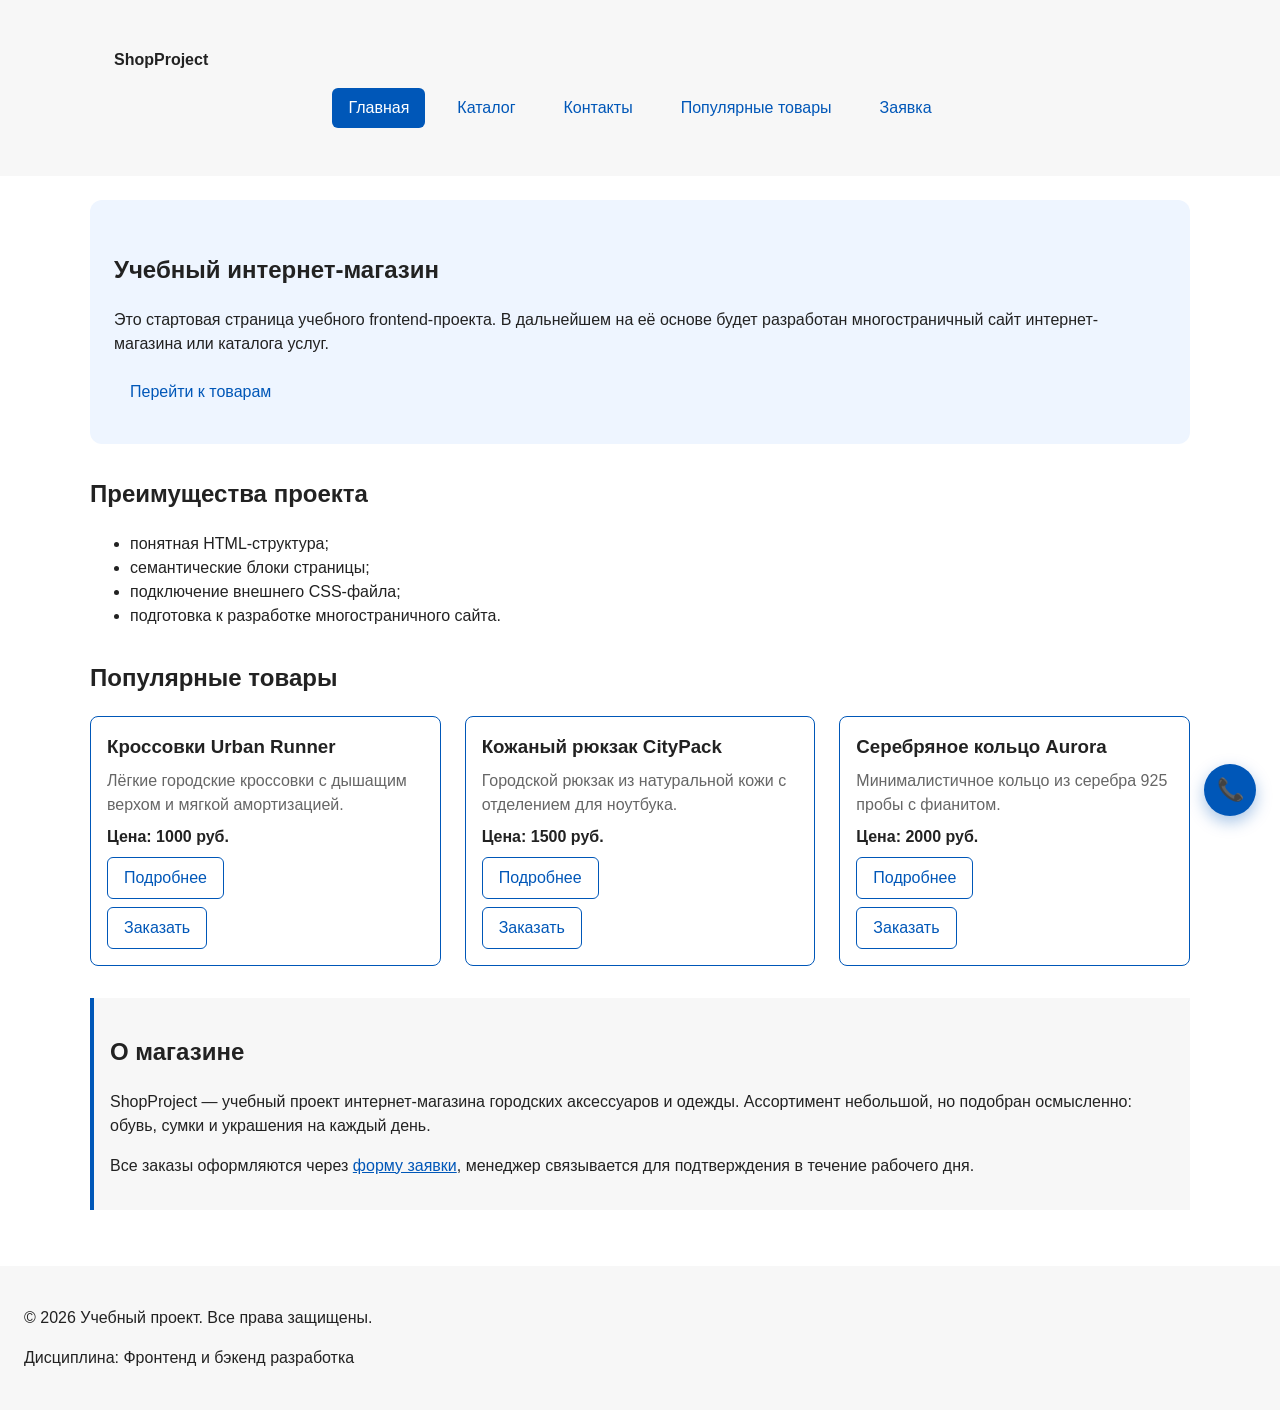
<file: index.html>
<!DOCTYPE html>
<html lang="ru">

<head>
  <meta charset="UTF-8">
  <meta name="viewport" content="width=device-width, initial-scale=1.0">
  <title>Главная — Учебный интернет-магазин</title>
  <link rel="stylesheet" href="css/style.css">
  <meta property="og:type" content="website">
  <meta property="og:title" content="Учебный интернет-магазин">
  <meta property="og:description" content="Учебный frontend-проект интернет-магазина.">
  <meta property="og:image" content="https://Just067.github.io/kr1-html-css-shop/images/preview.jpg">
  <script src="js/main.js" defer></script>
</head>

<body>
  <header class="site-header">
    <div class="site-header__inner">
      <a class="site-header__logo" href="index.html">ShopProject</a>

      <nav class="site-nav" aria-label="Основная навигация">
        <ul class="site-nav__list">
          <li class="site-nav__item">
            <a class="site-nav__link site-nav__link--active" href="index.html">
              Главная
            </a>
          </li>
          <li class="site-nav__item">
            <a class="site-nav__link" href="catalog.html">Каталог</a>
          </li>
          <li class="site-nav__item">
            <a class="site-nav__link" href="contacts.html">Контакты</a>
          </li>
          <li class="site-nav__item">
            <a class="site-nav__link" href="index.html#popular">
              Популярные товары
            </a>
          </li>
          <li class="site-nav__item">
            <a class="site-nav__link" href="order.html">Заявка</a>
          </li>
        </ul>
      </nav>
    </div>
  </header>


  <main>
    <section class="hero">
      <h1>Учебный интернет-магазин</h1>
      <p>
        Это стартовая страница учебного frontend-проекта.
        В дальнейшем на её основе будет разработан многостраничный сайт
        интернет-магазина или каталога услуг.
      </p>
      <a class="button" href="#popular">Перейти к товарам</a>
    </section>

    <section class="section" id="advantages">
      <h2>Преимущества проекта</h2>

      <ul class="advantages-list">
        <li>понятная HTML-структура;</li>
        <li>семантические блоки страницы;</li>
        <li>подключение внешнего CSS-файла;</li>
        <li>подготовка к разработке многостраничного сайта.</li>
      </ul>
    </section>

    <section class="section" id="popular">
      <h2>Популярные товары</h2>

      <div class="products-grid">
        <article class="product-card product-card--featured">
          <h3 class="product-card__title">Кроссовки Urban Runner</h3>
          <p class="product-card__description">Лёгкие городские кроссовки с дышащим верхом и мягкой амортизацией.</p>
          <p class="product-card__price">Цена: 1000 руб.</p>
          <a class="button button--secondary product-card__button" href="product-1.html">
            Подробнее
          </a>
          <a class="button button--secondary product-card__button" href="order.html?product=Кроссовки%20Urban%20Runner">
            Заказать
          </a>
        </article>

        <article class="product-card product-card--featured">
          <h3 class="product-card__title">Кожаный рюкзак CityPack</h3>
          <p class="product-card__description">Городской рюкзак из натуральной кожи с отделением для ноутбука.</p>
          <p class="product-card__price">Цена: 1500 руб.</p>
          <a class="button button--secondary product-card__button" href="product-2.html">
            Подробнее
          </a>
          <a class="button button--secondary product-card__button"
            href="order.html?product=Кожаный%20рюкзак%20CityPack">
            Заказать
          </a>
        </article>

        <article class="product-card product-card--featured">
          <h3 class="product-card__title">Серебряное кольцо Aurora</h3>
          <p class="product-card__description">Минималистичное кольцо из серебра 925 пробы с фианитом.</p>
          <p class="product-card__price">Цена: 2000 руб.</p>
          <a class="button button--secondary product-card__button" href="product-3.html">
            Подробнее
          </a>
          <a class="button button--secondary product-card__button"
            href="order.html?product=Серебряное%20кольцо%20Aurora">
            Заказать
          </a>
        </article>

      </div>
    </section>

    <aside class="aside-info">
      <h2>О магазине</h2>
      <p>
        ShopProject — учебный проект интернет-магазина городских аксессуаров
        и одежды. Ассортимент небольшой, но подобран осмысленно:
        обувь, сумки и украшения на каждый день.
      </p>
      <p>
        Все заказы оформляются через <a href="order.html">форму заявки</a>,
        менеджер связывается для подтверждения в течение рабочего дня.
      </p>
    </aside>

  </main>

  <footer id="contacts">
    <p>&copy; 2026 Учебный проект. Все права защищены.</p>
    <p>Дисциплина: Фронтенд и бэкенд разработка</p>
  </footer>

<dialog class="callback-dialog" id="callback-dialog" aria-labelledby="callback-dialog-title">
  <h2 class="callback-dialog__title" id="callback-dialog-title">
    Заказать обратный звонок
  </h2>

  <p class="callback-dialog__hint">
    Оставьте имя и телефон — перезвоним в течение 15 минут.
  </p>

  <form class="callback-form" id="callback-form" action="#" method="post" novalidate>
    <div class="callback-form__field">
      <label class="callback-form__label" for="callback-name">Имя</label>
      <input
        class="callback-form__input"
        id="callback-name"
        name="name"
        type="text"
        autocomplete="name"
        required>
    </div>

    <div class="callback-form__field">
      <label class="callback-form__label" for="callback-phone">Телефон</label>
      <input
        class="callback-form__input"
        id="callback-phone"
        name="phone"
        type="tel"
        autocomplete="tel"
        placeholder="+7 (___) ___-__-__"
        required>
    </div>

    <label class="callback-form__consent">
      <input type="checkbox" name="consent" required>
      Согласен на обработку персональных данных
    </label>

    <div class="callback-form__actions">
      <button class="button button--secondary" type="button" id="close-callback-dialog">
        Отмена
      </button>
      <button class="button button--primary" type="submit">
        Жду звонка
      </button>
    </div>
  </form>

  <p class="callback-dialog__success" id="callback-success" hidden>
    Спасибо! Мы скоро вам позвоним.
  </p>
</dialog>

<button
  class="callback-fab"
  type="button"
  id="open-callback-dialog"
  aria-label="Заказать обратный звонок">
  📞
</button>

</body>

</html>
</file>
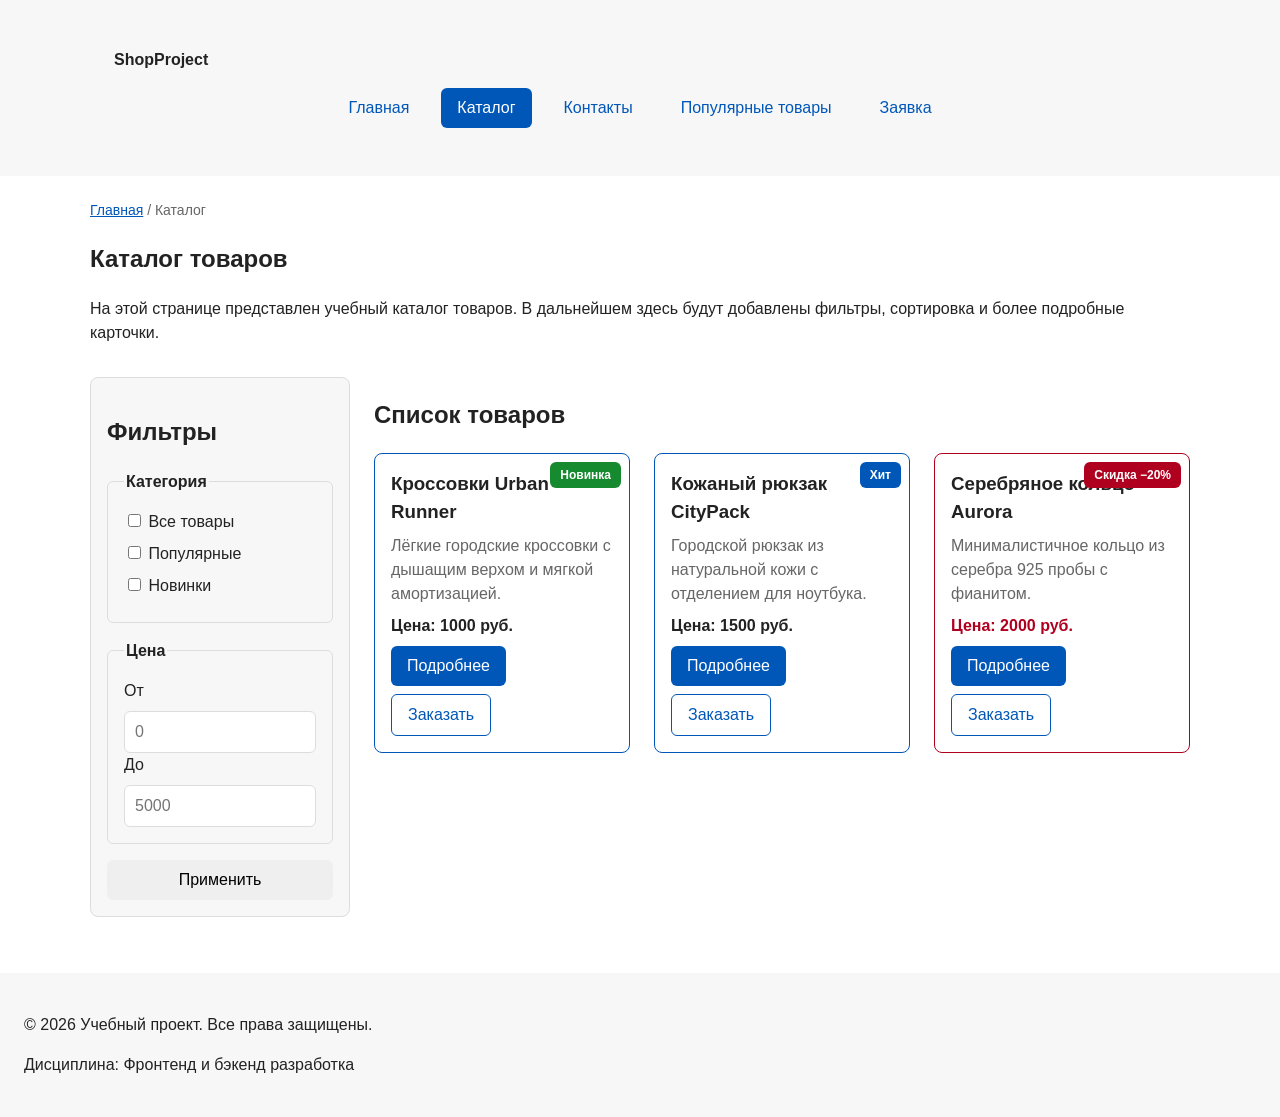
<file: catalog.html>
<!DOCTYPE html>
<html lang="ru">

<head>
  <meta charset="UTF-8">
  <meta name="viewport" content="width=device-width, initial-scale=1.0">
  <meta name="description" content="Каталог товаров учебного интернет-магазина.">
  <title>Каталог товаров — Учебный интернет-магазин</title>
  <link rel="stylesheet" href="css/style.css">
  <meta property="og:type" content="website">
  <meta property="og:title" content="Учебный интернет-магазин">
  <meta property="og:description" content="Учебный frontend-проект интернет-магазина.">
  <meta property="og:image" content="https://Just067.github.io/kr1-html-css-shop/images/preview.jpg">

</head>

<body>
  <header>
    <div class="site-header__inner">
      <a class="site-header__logo" href="index.html">ShopProject</a>

      <nav class="site-nav" aria-label="Основная навигация">
        <ul class="site-nav__list">
          <li class="site-nav__item">
            <a class="site-nav__link" href="index.html">
              Главная
            </a>
          </li>
          <li class="site-nav__item">
            <a class="site-nav__link site-nav__link--active" href="catalog.html">Каталог</a>
          </li>
          <li class="site-nav__item">
            <a class="site-nav__link" href="contacts.html">Контакты</a>
          </li>
          <li class="site-nav__item">
            <a class="site-nav__link" href="index.html#popular">
              Популярные товары
            </a>
          </li>
          <li class="site-nav__item">
            <a class="site-nav__link" href="order.html">Заявка</a>
          </li>
        </ul>
      </nav>
    </div>
  </header>

  <main>
    <nav class="breadcrumbs" aria-label="Хлебные крошки">
      <a class="breadcrumbs__link" href="index.html">Главная</a>
      <span class="breadcrumbs__current">Каталог</span>
    </nav>


    <section class="section">
      <h1>Каталог товаров</h1>
      <p>
        На этой странице представлен учебный каталог товаров.
        В дальнейшем здесь будут добавлены фильтры, сортировка и более
        подробные карточки.
      </p>
    </section>

    <section class="catalog-layout">
      <aside class="catalog-filters">
        <h2>Фильтры</h2>

        <form class="filters-form" action="#" method="get">
          <fieldset>
            <legend>Категория</legend>

            <label>
              <input type="checkbox" name="category" value="all">
              Все товары
            </label>

            <label>
              <input type="checkbox" name="category" value="popular">
              Популярные
            </label>

            <label>
              <input type="checkbox" name="category" value="new">
              Новинки
            </label>
          </fieldset>

          <fieldset>
            <legend>Цена</legend>

            <label for="price-from">От</label>
            <input id="price-from" name="price-from" type="number" min="0" placeholder="0">

            <label for="price-to">До</label>
            <input id="price-to" name="price-to" type="number" min="0" placeholder="5000">
          </fieldset>

          <button class="button" type="submit">Применить</button>
        </form>
      </aside>

      <section class="catalog-products">
        <h2>Список товаров</h2>

        <div class="products-grid">

          <article class="product-card product-card--featured product-card--new">
            <span class="product-card__badge">Новинка</span>
            <h3 class="product-card__title">Кроссовки Urban Runner</h3>
            <p class="product-card__description">
              Лёгкие городские кроссовки с дышащим верхом и мягкой амортизацией.
            </p>
            <p class="product-card__price">Цена: 1000 руб.</p>
            <a class="button button--primary product-card__button" href="product-1.html">
              Подробнее
            </a>
            <a class="button button--secondary product-card__button"
              href="order.html?product=Кроссовки%20Urban%20Runner">
              Заказать
            </a>
          </article>

          <article class="product-card product-card--featured product-card--hit">
            <span class="product-card__badge product-card__badge--hit">Хит</span>
            <h3 class="product-card__title">Кожаный рюкзак CityPack</h3>
            <p class="product-card__description">
              Городской рюкзак из натуральной кожи с отделением для ноутбука.
            </p>
            <p class="product-card__price">Цена: 1500 руб.</p>
            <a class="button button--primary product-card__button" href="product-2.html">
              Подробнее
            </a>
            <a class="button button--secondary product-card__button"
              href="order.html?product=Кожаный%20рюкзак%20CityPack">
              Заказать
            </a>
          </article>

          <article class="product-card product-card--discount">
            <span class="product-card__badge">Скидка −20%</span>
            <h3 class="product-card__title">Серебряное кольцо Aurora</h3>
            <p class="product-card__description">
              Минималистичное кольцо из серебра 925 пробы с фианитом.
            </p>
            <p class="product-card__price">Цена: 2000 руб.</p>
            <a class="button button--primary product-card__button" href="product-3.html">
              Подробнее
            </a>
            <a class="button button--secondary product-card__button"
              href="order.html?product=Серебряное%20кольцо%20Aurora">
              Заказать
            </a>
          </article>
        </div>
      </section>
    </section>
  </main>

  <footer>
    <p>&copy; 2026 Учебный проект. Все права защищены.</p>
    <p>Дисциплина: Фронтенд и бэкенд разработка</p>
  </footer>
</body>

</html>
</file>
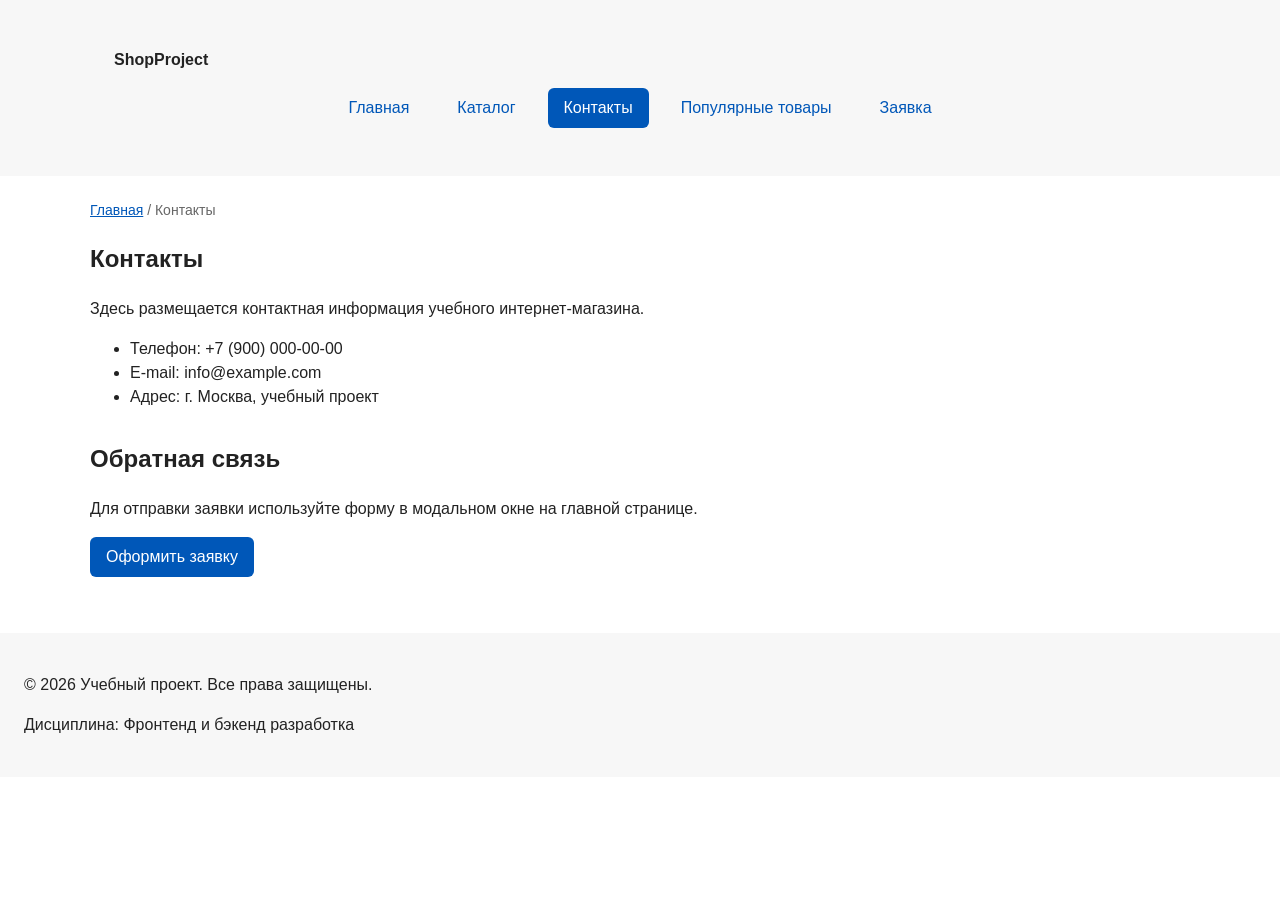
<file: contacts.html>
<!DOCTYPE html>
<html lang="ru">

<head>
  <meta charset="UTF-8">
  <meta name="viewport" content="width=device-width, initial-scale=1.0">
  <meta name="description" content="Контактная информация учебного интернет-магазина.">
  <title>Контакты — Учебный интернет-магазин</title>
  <link rel="stylesheet" href="css/style.css">
  <meta property="og:type" content="website">
  <meta property="og:title" content="Учебный интернет-магазин">
  <meta property="og:description" content="Учебный frontend-проект интернет-магазина.">
  <meta property="og:image" content="https://Just067.github.io/kr1-html-css-shop/images/preview.jpg">

</head>

<body>
  <header>
    <div class="site-header__inner">
      <a class="site-header__logo" href="index.html">ShopProject</a>

      <nav class="site-nav" aria-label="Основная навигация">
        <ul class="site-nav__list">
          <li class="site-nav__item">
            <a class="site-nav__link" href="index.html">
              Главная
            </a>
          </li>
          <li class="site-nav__item">
            <a class="site-nav__link" href="catalog.html">Каталог</a>
          </li>
          <li class="site-nav__item">
            <a class="site-nav__link site-nav__link--active" href="contacts.html">Контакты</a>
          </li>
          <li class="site-nav__item">
            <a class="site-nav__link" href="index.html#popular">
              Популярные товары
            </a>
          </li>
          <li class="site-nav__item">
            <a class="site-nav__link" href="order.html">Заявка</a>
          </li>
        </ul>
      </nav>
    </div>
  </header>

  <main>
    <nav class="breadcrumbs" aria-label="Хлебные крошки">
      <a class="breadcrumbs__link" href="index.html">Главная</a>
      <span class="breadcrumbs__current">Контакты</span>
    </nav>

    <section class="section">
      <h1>Контакты</h1>
      <p>
        Здесь размещается контактная информация учебного интернет-магазина.
      </p>

      <ul>
        <li>Телефон: +7 (900) 000-00-00</li>
        <li>E-mail: info@example.com</li>
        <li>Адрес: г. Москва, учебный проект</li>
      </ul>
    </section>

    <section class="section" id="feedback">
      <h2>Обратная связь</h2>
      <p>
        Для отправки заявки используйте форму в модальном окне на главной странице.
      </p>
      <a class="button button--primary" href="order.html">Оформить заявку</a>
    </section>
  </main>

  <footer>
    <p>&copy; 2026 Учебный проект. Все права защищены.</p>
    <p>Дисциплина: Фронтенд и бэкенд разработка</p>
  </footer>
</body>

</html>
</file>
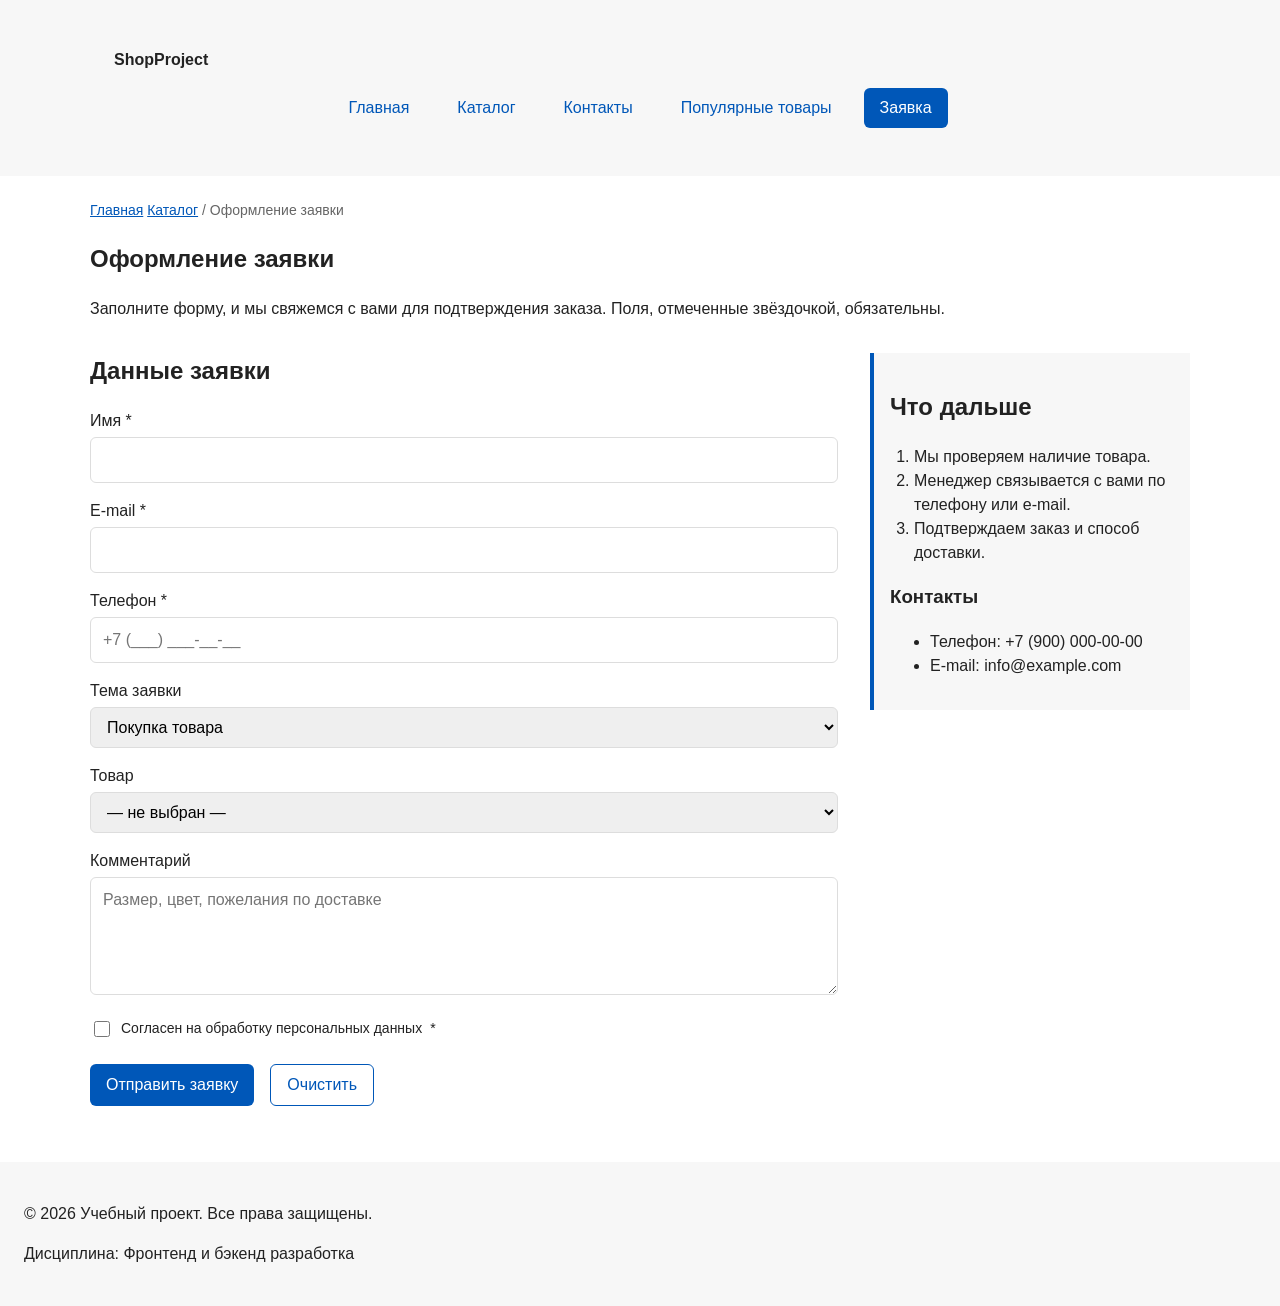
<file: order.html>
<!DOCTYPE html>
<html lang="ru">

<head>
  <meta charset="UTF-8">
  <meta name="viewport" content="width=device-width, initial-scale=1.0">
  <meta name="description" content="Оформление заявки на товар в учебном интернет-магазине.">
  <title>Оформление заявки — Учебный интернет-магазин</title>
  <link rel="stylesheet" href="css/style.css">
  <meta property="og:type" content="website">
  <meta property="og:title" content="Оформление заявки — Учебный интернет-магазин">
  <meta property="og:description" content="Учебный frontend-проект интернет-магазина.">
  <meta property="og:image" content="https://Just067.github.io/kr1-html-css-shop/images/preview.jpg">
  <script src="js/main.js" defer></script>
</head>

<body>
  <header class="site-header">
    <div class="site-header__inner">
      <a class="site-header__logo" href="index.html">ShopProject</a>

      <nav class="site-nav" aria-label="Основная навигация">
        <ul class="site-nav__list">
          <li class="site-nav__item">
            <a class="site-nav__link" href="index.html">
              Главная
            </a>
          </li>
          <li class="site-nav__item">
            <a class="site-nav__link" href="catalog.html">Каталог</a>
          </li>
          <li class="site-nav__item">
            <a class="site-nav__link" href="contacts.html">Контакты</a>
          </li>
          <li class="site-nav__item">
            <a class="site-nav__link" href="index.html#popular">
              Популярные товары
            </a>
          </li>
          <li class="site-nav__item">
            <a class="site-nav__link site-nav__link--active" href="order.html">Заявка</a>
          </li>
        </ul>
      </nav>
    </div>
  </header>

  <main>
    <nav class="breadcrumbs" aria-label="Хлебные крошки">
      <a class="breadcrumbs__link" href="index.html">Главная</a>
      <a class="breadcrumbs__link" href="catalog.html">Каталог</a>
      <span class="breadcrumbs__current">Оформление заявки</span>
    </nav>

    <section class="section">
      <h1>Оформление заявки</h1>
      <p>
        Заполните форму, и мы свяжемся с вами для подтверждения заказа.
        Поля, отмеченные звёздочкой, обязательны.
      </p>
    </section>

    <div class="order-layout">

      <section class="order-layout__form">
        <h2>Данные заявки</h2>

        <form class="order-form" id="order-form-page" action="#" method="post" novalidate>

          <div class="order-form__field">
            <label class="order-form__label" for="order-name">
              Имя <span aria-hidden="true">*</span>
            </label>
            <input
              class="order-form__input"
              id="order-name"
              name="name"
              type="text"
              autocomplete="name"
              required>
          </div>

          <div class="order-form__field">
            <label class="order-form__label" for="order-email">
              E-mail <span aria-hidden="true">*</span>
            </label>
            <input
              class="order-form__input"
              id="order-email"
              name="email"
              type="email"
              autocomplete="email"
              required>
          </div>

          <div class="order-form__field">
            <label class="order-form__label" for="order-phone">
              Телефон <span aria-hidden="true">*</span>
            </label>
            <input
              class="order-form__input"
              id="order-phone"
              name="phone"
              type="tel"
              autocomplete="tel"
              placeholder="+7 (___) ___-__-__"
              required>
          </div>

          <div class="order-form__field">
            <label class="order-form__label" for="order-topic">Тема заявки</label>
            <select class="order-form__select" id="order-topic" name="topic">
              <option value="purchase">Покупка товара</option>
              <option value="consult">Консультация</option>
              <option value="delivery">Уточнить доставку</option>
              <option value="other">Другое</option>
            </select>
          </div>

          <div class="order-form__field">
            <label class="order-form__label" for="order-product">Товар</label>
            <select class="order-form__select" id="order-product" name="product">
              <option value="">— не выбран —</option>
              <option value="urban-runner">Кроссовки Urban Runner</option>
              <option value="citypack">Кожаный рюкзак CityPack</option>
              <option value="aurora">Серебряное кольцо Aurora</option>
            </select>
          </div>

          <div class="order-form__field">
            <label class="order-form__label" for="order-comment">Комментарий</label>
            <textarea
              class="order-form__textarea"
              id="order-comment"
              name="comment"
              rows="4"
              placeholder="Размер, цвет, пожелания по доставке"></textarea>
          </div>

          <div class="order-form__field order-form__field--checkbox">
            <label class="order-form__checkbox-label">
              <input
                class="order-form__checkbox"
                id="order-consent"
                name="consent"
                type="checkbox"
                required>
              Согласен на обработку персональных данных <span aria-hidden="true">*</span>
            </label>
          </div>

          <div class="order-form__actions">
            <button class="button button--primary" type="submit">Отправить заявку</button>
            <button class="button button--secondary" type="reset">Очистить</button>
          </div>
        </form>

        <p class="success-message" id="success-message-page" hidden>
          Спасибо! Ваша заявка отправлена. Мы свяжемся с вами в ближайшее время.
        </p>
      </section>

      <aside class="order-layout__aside aside-info">
        <h2>Что дальше</h2>
        <ol class="order-steps">
          <li>Мы проверяем наличие товара.</li>
          <li>Менеджер связывается с вами по телефону или e-mail.</li>
          <li>Подтверждаем заказ и способ доставки.</li>
        </ol>

        <h3>Контакты</h3>
        <ul>
          <li>Телефон: +7 (900) 000-00-00</li>
          <li>E-mail: info@example.com</li>
        </ul>
      </aside>

    </div>
  </main>

  <footer>
    <p>&copy; 2026 Учебный проект. Все права защищены.</p>
    <p>Дисциплина: Фронтенд и бэкенд разработка</p>
  </footer>

</body>

</html>
</file>
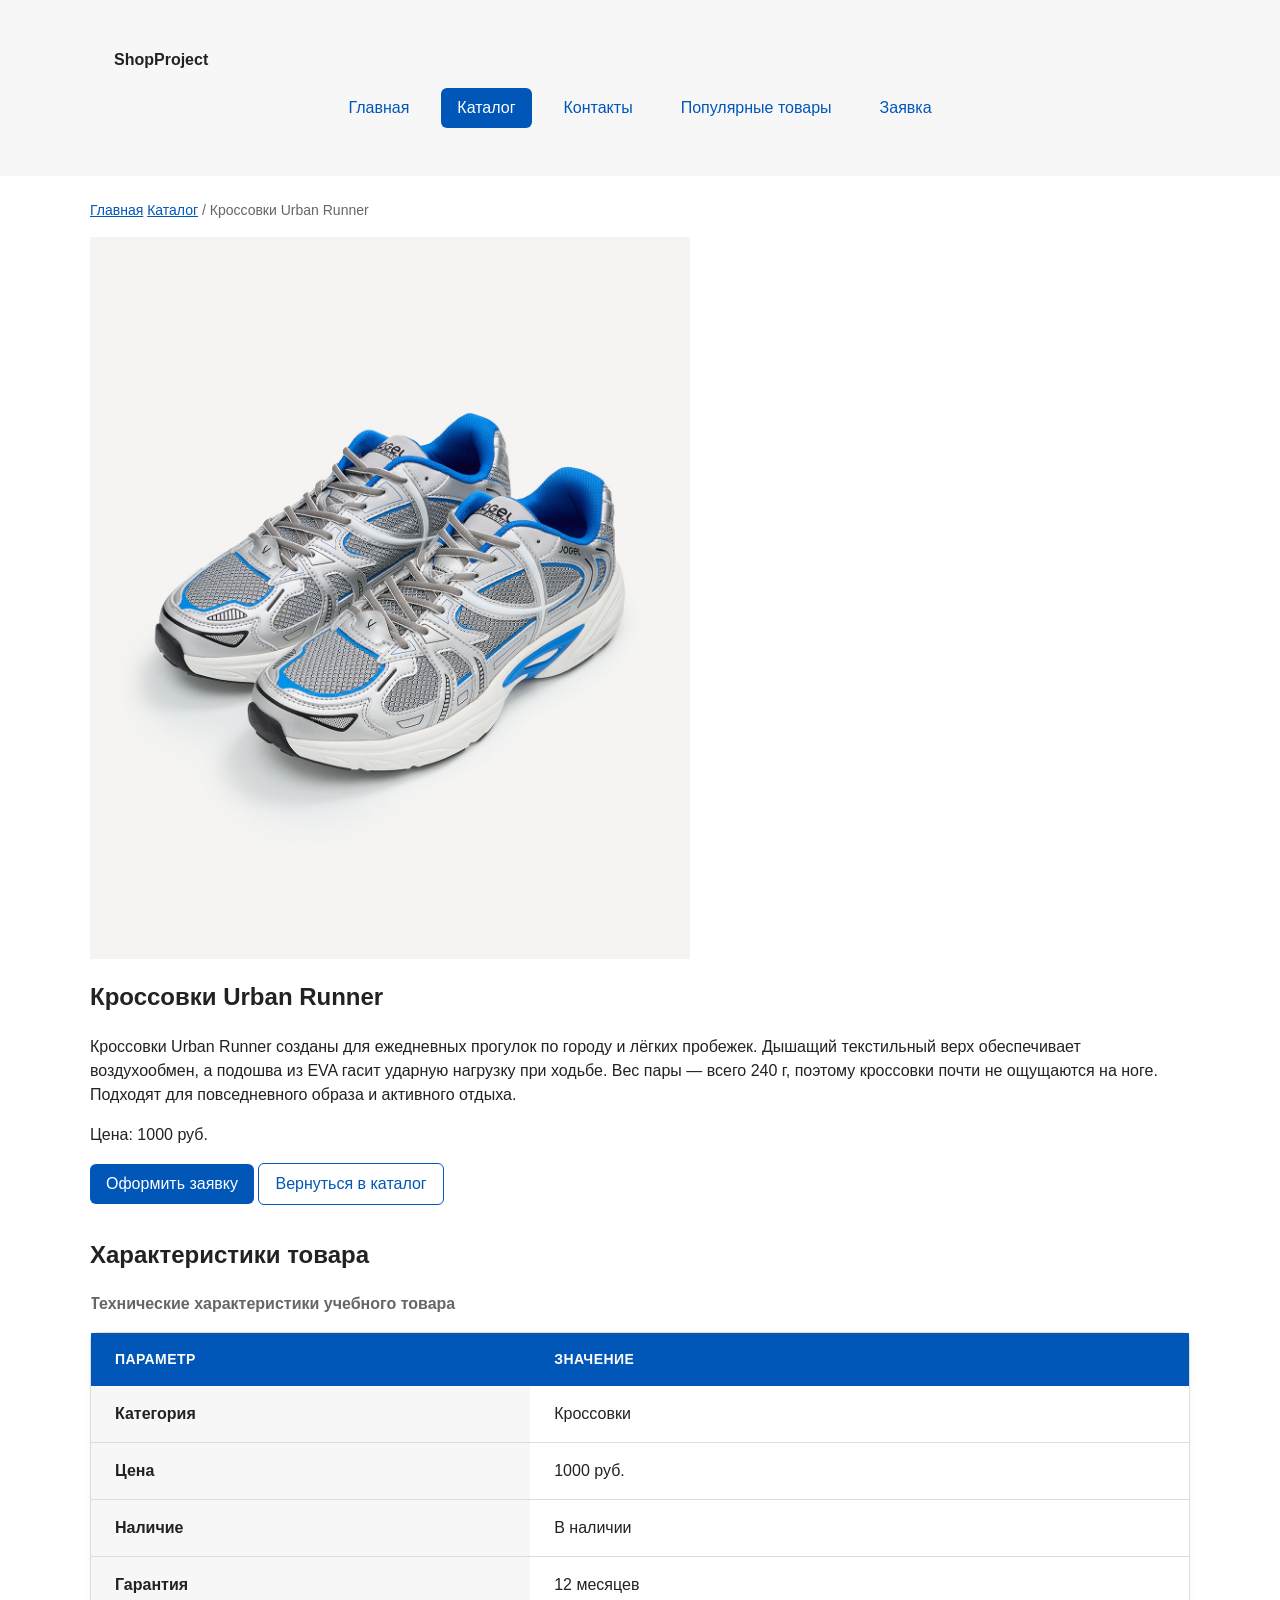
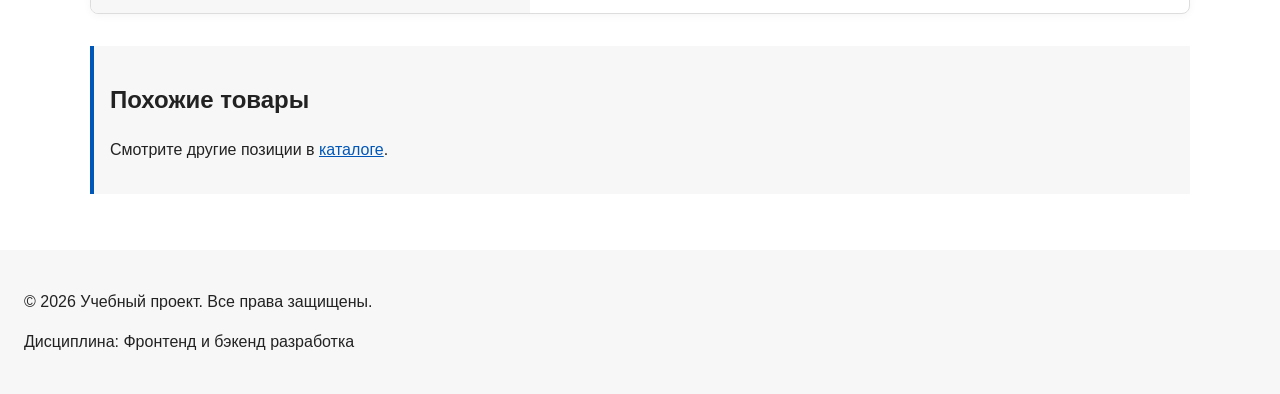
<file: product-1.html>
<!DOCTYPE html>
<html lang="ru">

<head>
  <meta charset="UTF-8">
  <meta name="viewport" content="width=device-width, initial-scale=1.0">
  <meta name="description" content="Карточка товара учебного интернет-магазина: описание, характеристики, цена.">
  <title>Кроссовки Urban Runner</title>
  <link rel="stylesheet" href="css/style.css">
  <meta property="og:type" content="website">
  <meta property="og:title" content="Кроссовки Urban Runner — Учебный интернет-магазин">
  <meta property="og:description" content="Учебный frontend-проект интернет-магазина.">
  <meta property="og:image" content="https://Just067.github.io/kr1-html-css-shop/images/preview.jpg">
</head>

<body>
  <header class="site-header">
    <div class="site-header__inner">
      <a class="site-header__logo" href="index.html">ShopProject</a>

      <nav class="site-nav" aria-label="Основная навигация">
        <ul class="site-nav__list">
          <li class="site-nav__item">
            <a class="site-nav__link" href="index.html">
              Главная
            </a>
          </li>
          <li class="site-nav__item">
            <a class="site-nav__link site-nav__link--active" href="catalog.html">Каталог</a>
          </li>
          <li class="site-nav__item">
            <a class="site-nav__link" href="contacts.html">Контакты</a>
          </li>
          <li class="site-nav__item">
            <a class="site-nav__link" href="index.html#popular">
              Популярные товары
            </a>
          </li>
          <li class="site-nav__item">
            <a class="site-nav__link" href="order.html">Заявка</a>
          </li>
        </ul>
      </nav>
    </div>
  </header>

  <main>
    <nav class="breadcrumbs" aria-label="Хлебные крошки">
      <a class="breadcrumbs__link" href="index.html">Главная</a>
      <a class="breadcrumbs__link" href="catalog.html">Каталог</a>
      <span class="breadcrumbs__current">Кроссовки Urban Runner</span>
    </nav>

    <section class="product-detail section">
      <div class="product-detail__media">
        <img class="product-detail__image" src="images/product-1.jpeg" alt="Кроссовки Urban Runner" width="600"
          height="400">
      </div>

      <div class="product-detail__info">
        <h1 class="product-detail__title">Кроссовки Urban Runner</h1>

        <p class="product-detail__description">
          Кроссовки Urban Runner созданы для ежедневных прогулок по городу и лёгких пробежек. Дышащий текстильный верх
          обеспечивает воздухообмен, а подошва из EVA гасит ударную нагрузку при ходьбе. Вес пары — всего 240 г, поэтому
          кроссовки почти не ощущаются на ноге. Подходят для повседневного образа и активного отдыха.
        </p>

        <p class="product-detail__price">Цена: 1000 руб.</p>

        <div class="product-detail__actions">
          <a class="button button--primary" href="order.html">Оформить заявку</a>
          <a class="button button--secondary" href="catalog.html">Вернуться в каталог</a>
        </div>
      </div>
    </section>

    <section class="section">
      <h2>Характеристики товара</h2>

      <table class="product-table">
        <caption>Технические характеристики учебного товара</caption>
        <thead>
          <tr>
            <th scope="col">Параметр</th>
            <th scope="col">Значение</th>
          </tr>
        </thead>
        <tbody>
          <tr>
            <td>Категория</td>
            <td>Кроссовки</td>
          </tr>
          <tr>
            <td>Цена</td>
            <td>1000 руб.</td>
          </tr>
          <tr>
            <td>Наличие</td>
            <td>В наличии</td>
          </tr>
          <tr>
            <td>Гарантия</td>
            <td>12 месяцев</td>
          </tr>
        </tbody>
      </table>
    </section>

    <aside class="aside-info">
      <h2>Похожие товары</h2>
      <p>
        Смотрите другие позиции в
        <a href="catalog.html">каталоге</a>.
      </p>
    </aside>
  </main>

  <footer>
    <p>&copy; 2026 Учебный проект. Все права защищены.</p>
    <p>Дисциплина: Фронтенд и бэкенд разработка</p>
  </footer>
  
</body>

</html>
</file>
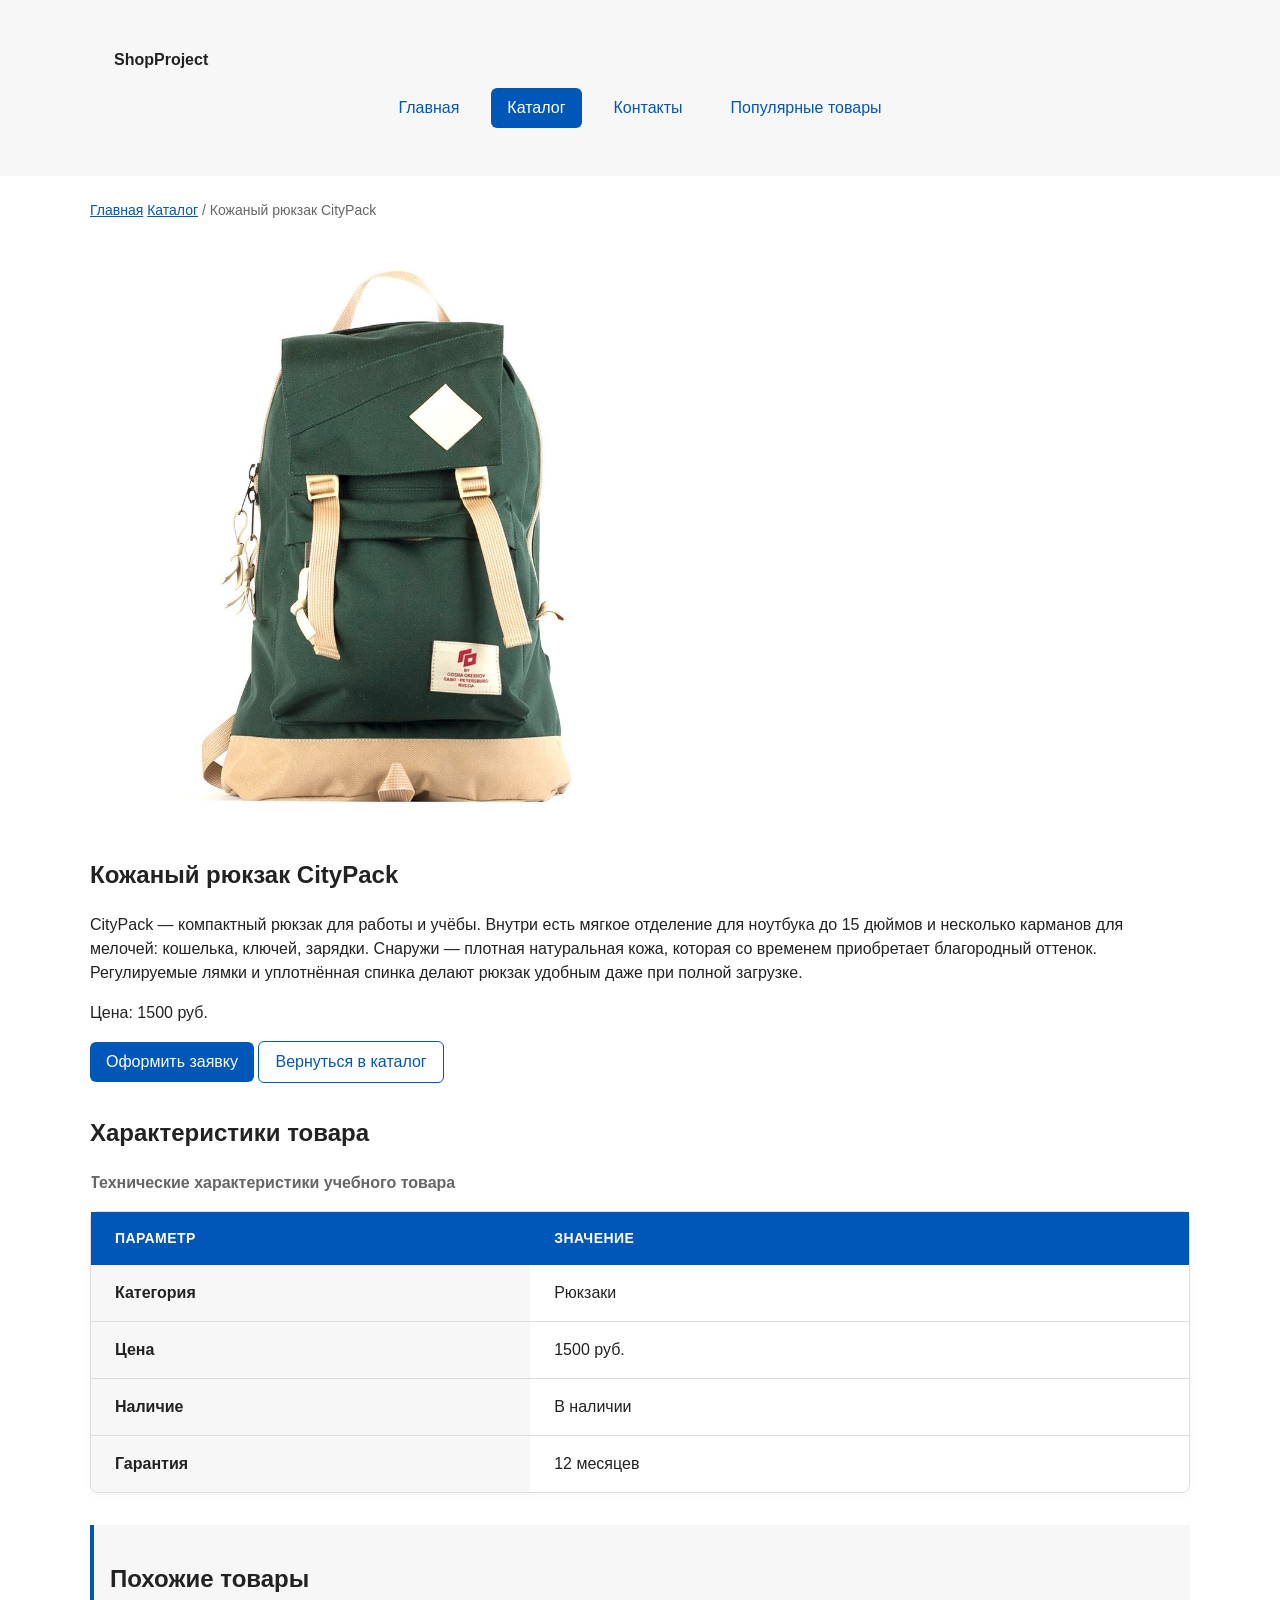
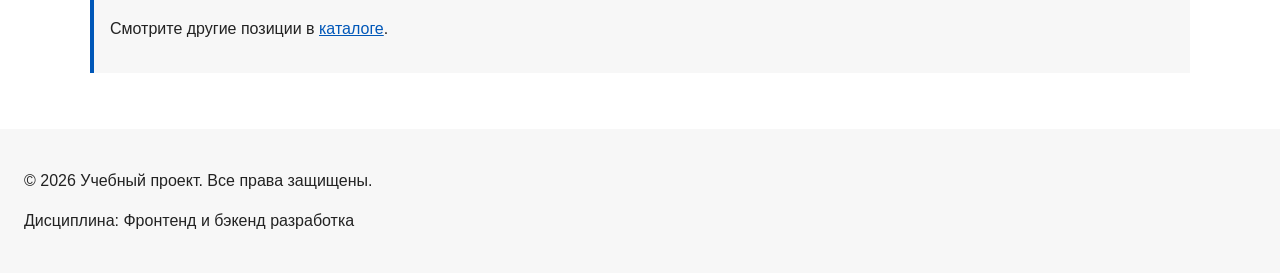
<file: product-2.html>
<!DOCTYPE html>
<html lang="ru">

<head>
  <meta charset="UTF-8">
  <meta name="viewport" content="width=device-width, initial-scale=1.0">
  <meta name="description" content="Карточка товара учебного интернет-магазина: описание, характеристики, цена.">
  <title>Кожаный рюкзак CityPack</title>
  <link rel="stylesheet" href="css/style.css">
  <meta property="og:type" content="website">
  <meta property="og:title" content="Кожаный рюкзак CityPack">
  <meta property="og:description" content="Учебный frontend-проект интернет-магазина.">
  <meta property="og:image" content="https://Just067.github.io/kr1-html-css-shop/images/preview.jpg">
</head>

<body>
  <header class="site-header">
    <div class="site-header__inner">
      <a class="site-header__logo" href="index.html">ShopProject</a>

      <nav class="site-nav" aria-label="Основная навигация">
        <ul class="site-nav__list">
          <li class="site-nav__item">
            <a class="site-nav__link" href="index.html">Главная</a>
          </li>
          <li class="site-nav__item">
            <a class="site-nav__link site-nav__link--active" href="catalog.html">Каталог</a>
          </li>
          <li class="site-nav__item">
            <a class="site-nav__link" href="contacts.html">Контакты</a>
          </li>
          <li class="site-nav__item">
            <a class="site-nav__link" href="index.html#popular">Популярные товары</a>
          </li>
        </ul>
      </nav>
    </div>
  </header>

  <main>
    <nav class="breadcrumbs" aria-label="Хлебные крошки">
      <a class="breadcrumbs__link" href="index.html">Главная</a>
      <a class="breadcrumbs__link" href="catalog.html">Каталог</a>
      <span class="breadcrumbs__current">Кожаный рюкзак CityPack</span>
    </nav>

    <section class="product-detail section">
      <div class="product-detail__media">
        <img class="product-detail__image" src="images/product-2.jpg" alt="Кожаный рюкзак CityPack" width="600"
          height="400">
      </div>

      <div class="product-detail__info">
        <h1 class="product-detail__title">Кожаный рюкзак CityPack</h1>

        <p class="product-detail__description">
          CityPack — компактный рюкзак для работы и учёбы. Внутри есть мягкое отделение для ноутбука до 15 дюймов и
          несколько карманов для мелочей: кошелька, ключей, зарядки. Снаружи — плотная натуральная кожа, которая со
          временем приобретает благородный оттенок. Регулируемые лямки и уплотнённая спинка делают рюкзак удобным даже
          при полной загрузке.
        </p>

        <p class="product-detail__price">Цена: 1500 руб.</p>

        <div class="product-detail__actions">
          <a class="button button--primary" href="order.html">Оформить заявку</a>
          <a class="button button--secondary" href="catalog.html">Вернуться в каталог</a>
        </div>
      </div>
    </section>

    <section class="section">
      <h2>Характеристики товара</h2>

      <table class="product-table">
        <caption>Технические характеристики учебного товара</caption>
        <thead>
          <tr>
            <th scope="col">Параметр</th>
            <th scope="col">Значение</th>
          </tr>
        </thead>
        <tbody>
          <tr>
            <td>Категория</td>
            <td>Рюкзаки</td>
          </tr>
          <tr>
            <td>Цена</td>
            <td>1500 руб.</td>
          </tr>
          <tr>
            <td>Наличие</td>
            <td>В наличии</td>
          </tr>
          <tr>
            <td>Гарантия</td>
            <td>12 месяцев</td>
          </tr>
        </tbody>
      </table>
    </section>

    <aside class="aside-info">
      <h2>Похожие товары</h2>
      <p>
        Смотрите другие позиции в
        <a href="catalog.html">каталоге</a>.
      </p>
    </aside>
  </main>

  <footer>
    <p>&copy; 2026 Учебный проект. Все права защищены.</p>
    <p>Дисциплина: Фронтенд и бэкенд разработка</p>
  </footer>

</body>

</html>
</file>
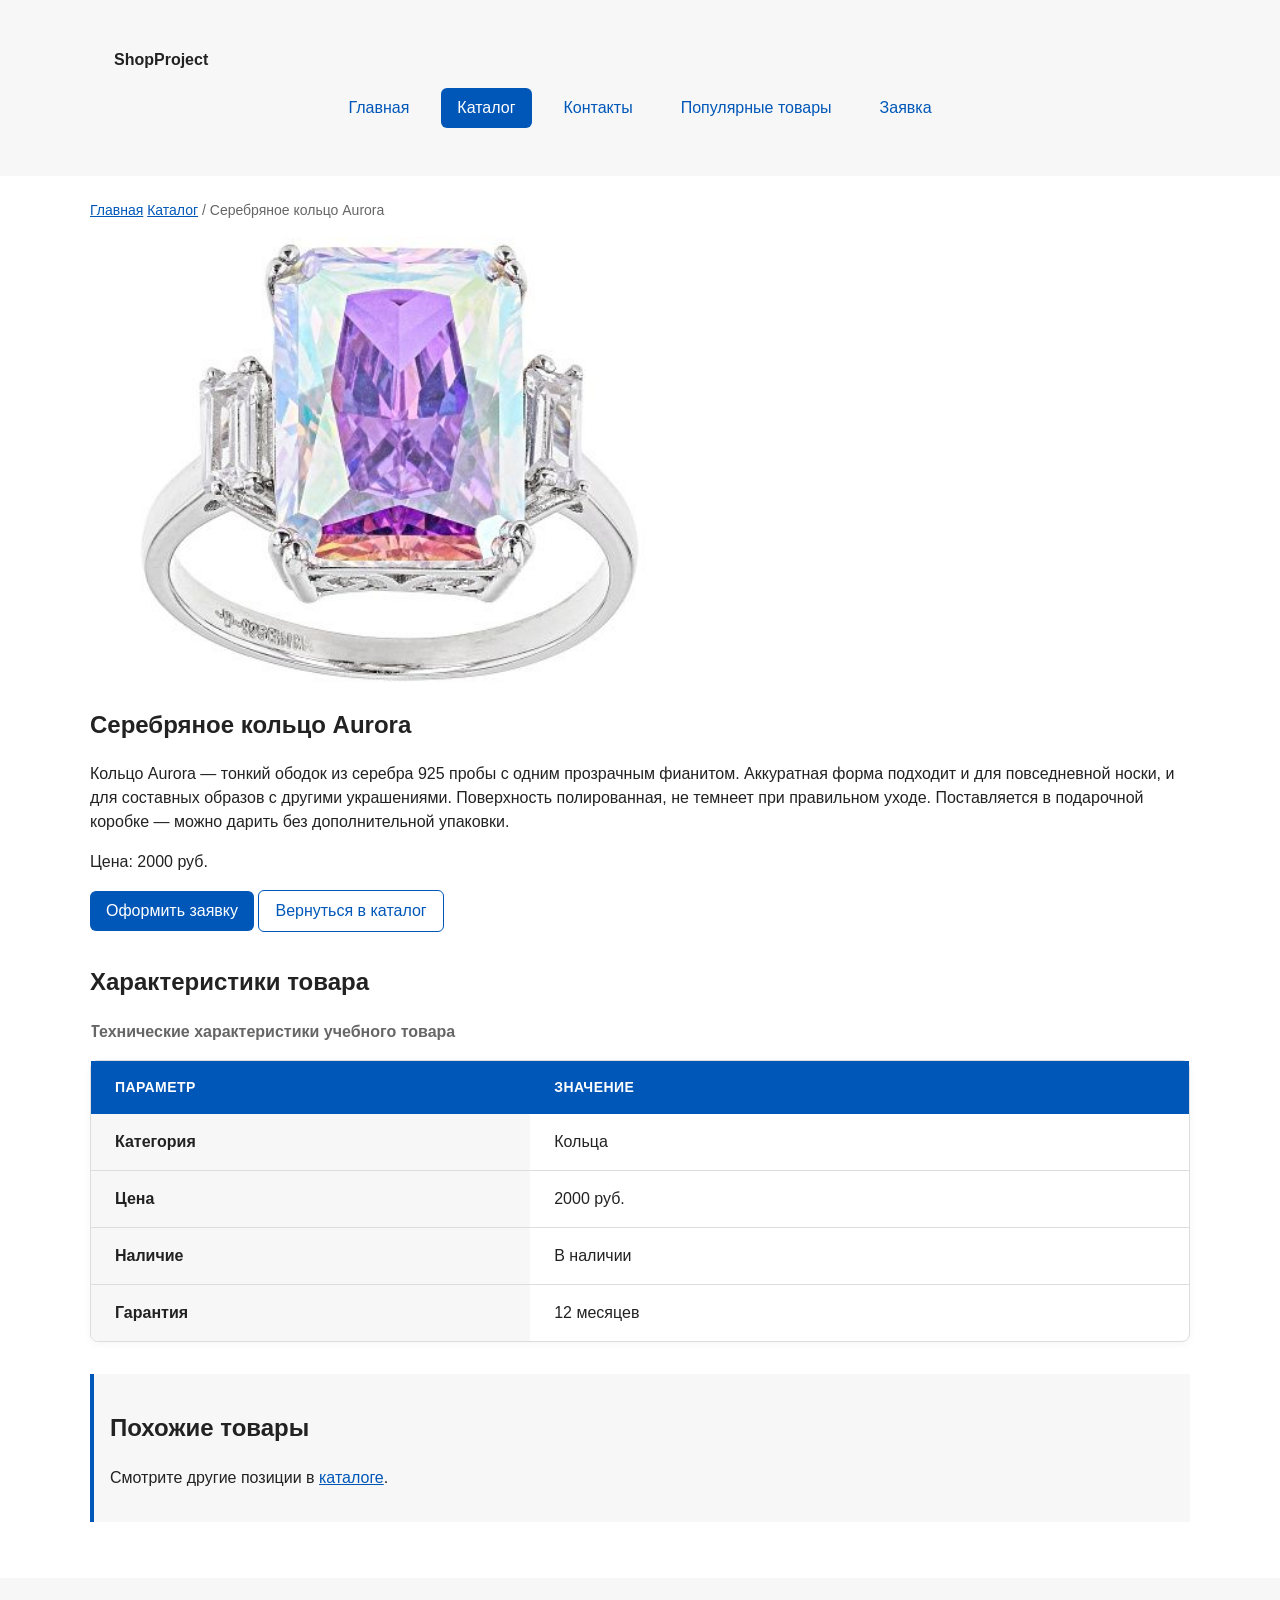
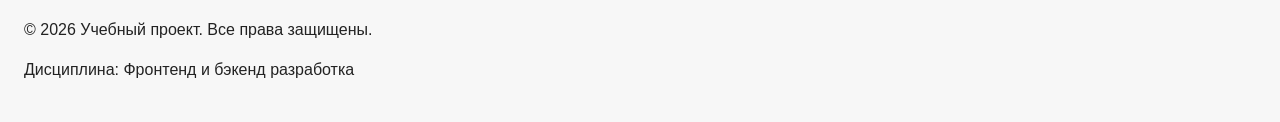
<file: product-3.html>
<!DOCTYPE html>
<html lang="ru">

<head>
  <meta charset="UTF-8">
  <meta name="viewport" content="width=device-width, initial-scale=1.0">
  <meta name="description" content="Карточка товара учебного интернет-магазина: описание, характеристики, цена.">
  <title>Серебряное кольцо Aurora</title>
  <link rel="stylesheet" href="css/style.css">
  <meta property="og:type" content="website">
  <meta property="og:title" content="Серебряное кольцо Aurora">
  <meta property="og:description" content="Учебный frontend-проект интернет-магазина.">
  <meta property="og:image" content="https://Just067.github.io/kr1-html-css-shop/images/preview.jpg">
</head>

<body>
  <header class="site-header">
    <div class="site-header__inner">
      <a class="site-header__logo" href="index.html">ShopProject</a>

      <nav class="site-nav" aria-label="Основная навигация">
        <ul class="site-nav__list">
          <li class="site-nav__item">
            <a class="site-nav__link" href="index.html">
              Главная
            </a>
          </li>
          <li class="site-nav__item">
            <a class="site-nav__link site-nav__link--active" href="catalog.html">Каталог</a>
          </li>
          <li class="site-nav__item">
            <a class="site-nav__link" href="contacts.html">Контакты</a>
          </li>
          <li class="site-nav__item">
            <a class="site-nav__link" href="index.html#popular">
              Популярные товары
            </a>
          </li>
          <li class="site-nav__item">
            <a class="site-nav__link" href="order.html">Заявка</a>
          </li>
        </ul>
      </nav>
    </div>
  </header>

  <main>
    <nav class="breadcrumbs" aria-label="Хлебные крошки">
      <a class="breadcrumbs__link" href="index.html">Главная</a>
      <a class="breadcrumbs__link" href="catalog.html">Каталог</a>
      <span class="breadcrumbs__current">Серебряное кольцо Aurora</span>
    </nav>

    <section class="product-detail section">
      <div class="product-detail__media">
        <img class="product-detail__image" src="images/product-3.jpg" alt="Серебряное кольцо Aurora" width="600" height="400">
      </div>

      <div class="product-detail__info">
        <h1 class="product-detail__title">Серебряное кольцо Aurora</h1>

        <p class="product-detail__description">
          Кольцо Aurora — тонкий ободок из серебра 925 пробы с одним прозрачным фианитом. Аккуратная форма подходит и
          для повседневной носки, и для составных образов с другими украшениями. Поверхность полированная, не темнеет
          при правильном уходе. Поставляется в подарочной коробке — можно дарить без дополнительной упаковки.
        </p>

        <p class="product-detail__price">Цена: 2000 руб.</p>

        <div class="product-detail__actions">
          <a class="button button--primary" href="order.html">Оформить заявку</a>
          <a class="button button--secondary" href="catalog.html">Вернуться в каталог</a>
        </div>
      </div>
    </section>

    <section class="section">
      <h2>Характеристики товара</h2>

      <table class="product-table">
        <caption>Технические характеристики учебного товара</caption>
        <thead>
          <tr>
            <th scope="col">Параметр</th>
            <th scope="col">Значение</th>
          </tr>
        </thead>
        <tbody>
          <tr>
            <td>Категория</td>
            <td>Кольца</td>
          </tr>
          <tr>
            <td>Цена</td>
            <td>2000 руб.</td>
          </tr>
          <tr>
            <td>Наличие</td>
            <td>В наличии</td>
          </tr>
          <tr>
            <td>Гарантия</td>
            <td>12 месяцев</td>
          </tr>
        </tbody>
      </table>
    </section>

    <aside class="aside-info">
      <h2>Похожие товары</h2>
      <p>
        Смотрите другие позиции в
        <a href="catalog.html">каталоге</a>.
      </p>
    </aside>
  </main>

  <footer>
    <p>&copy; 2026 Учебный проект. Все права защищены.</p>
    <p>Дисциплина: Фронтенд и бэкенд разработка</p>
  </footer>
  
</body>

</html>
</file>
<file: css/style.css>
/* ===============================
   1. Переменные проекта
   =============================== */

:root {
  /* Основные цвета проекта */
  --color-bg: #ffffff;
  --color-text: #222222;
  --color-muted: #666666;
  --color-primary: #0057b8;
  --color-primary-dark: #003f86;
  --color-border: #dddddd;
  --color-surface: #f7f7f7;
  --color-surface-accent: #eef5ff;
  --color-danger: #b00020;
  --color-success: #168a2f;
  --color-success-bg: #eefaf0;
  --color-white: #ffffff;

  /* Отступы */
  --space-xs: 4px;
  --space-sm: 8px;
  --space-md: 16px;
  --space-lg: 24px;
  --space-xl: 32px;

  /* Скругления */
  --radius-sm: 6px;
  --radius-md: 8px;
  --radius-lg: 12px;

  /* Размеры */
  --container-width: 1100px;
}

/* ===============================
   2. Базовые стили
   =============================== */

* {
  box-sizing: border-box;
}

body {
  margin: 0;
  font-family: Arial, sans-serif;
  line-height: 1.5;
  color: var(--color-text);
  background-color: var(--color-bg);
}

/*
  Задаём внутренние отступы для основных областей страницы.
  Это делает содержимое визуально отделённым от краёв окна браузера.
*/
header,
main,
footer {
  padding: var(--space-lg);
}

/*
  Оформляем шапку страницы.
  Пока используется простой светло-серый фон.
*/
header {
  background-color: var(--color-surface);
}

/*
  Оформляем подвал страницы тем же фоном,
  чтобы визуально отделить его от основного содержимого.
*/
footer {
  background-color: var(--color-surface);
}

/* ===============================
   3. Общие элементы интерфейса
   =============================== */

a {
  color: var(--color-primary);
}

a:hover {
  background-color: var(--color-primary-dark);
  color: var(--color-white);
}

a:focus-visible {
  outline: 2px solid var(--color-primary);
  outline-offset: 3px;
}

.site-header {
  background-color: var(--color-surface);
}

.site-header__inner {
  max-width: var(--container-width);
  margin: 0 auto;
  padding: var(--space-lg);
}

.site-header__logo {
  font-weight: 700;
  color: var(--color-text);
  text-decoration: none;
}

.site-nav__list {
  display: flex;
  flex-wrap: wrap;
  justify-content: center;
  align-items: center;
  gap: var(--space-md);
  padding: 0;
  margin: var(--space-md) 0 0;
  list-style: none;
}

.site-nav__link {
  display: inline-block;
  padding: var(--space-sm) var(--space-md);
  color: var(--color-primary);
  text-decoration: none;
  border-radius: var(--radius-sm);
}

.site-nav__link:hover {
  color: var(--color-white);
  background-color: var(--color-primary);
}

.site-nav__link:focus-visible {
  outline: 2px solid var(--color-primary);
  outline-offset: 3px;
}

.site-nav__link--active {
  color: var(--color-white);
  background-color: var(--color-primary);
}

/* ===============================
   4. Компоненты страницы
   =============================== */

.hero {
  max-width: var(--container-width);
  margin: 0 auto var(--space-xl);
  padding: var(--space-xl) var(--space-lg);
  background-color: var(--color-surface-accent);
  border-radius: var(--radius-lg);
}

.section {
  max-width: var(--container-width);
  margin: 0 auto var(--space-xl);
}

.section h2 {
  margin-top: 0;
}

.product-card {
  display: flex;
  flex-direction: column;
  gap: var(--space-sm);
  padding: var(--space-md);
  border: 1px solid var(--color-border);
  border-radius: var(--radius-md);
  background-color: var(--color-bg);
  position: relative;
}

.product-card:hover {
  border-color: var(--color-primary);
}

.product-card--featured {
  border-color: var(--color-primary);
}

.product-card--discount {
  border-color: var(--color-danger);
}

.product-card__title {
  margin: 0;
  color: var(--color-text);
}

.product-card__description {
  margin: 0;
  color: var(--color-muted);
}

.product-card__price {
  margin: 0;
  font-weight: 700;
}

.product-card--discount .product-card__price {
  color: var(--color-danger);
}

.product-card__button {
  margin-top: auto;
  align-self: flex-start;
}

.button {
  display: inline-block;
  padding: var(--space-sm) var(--space-md);
  border: none;
  border-radius: var(--radius-sm);
  font: inherit;
  text-decoration: none;
  cursor: pointer;
}

.button--primary {
  color: var(--color-white);
  background-color: var(--color-primary);
}

.button--primary:hover {
  background-color: var(--color-primary-dark);
}

.button--secondary {
  color: var(--color-primary);
  background-color: transparent;
  border: 1px solid var(--color-primary);
}

.button--secondary:hover {
  color: var(--color-white);
  background-color: var(--color-primary);
}

.button:focus-visible {
  outline: 2px solid var(--color-primary);
  outline-offset: 3px;
}

.button:disabled,
.button--disabled {
  opacity: 0.6;
  cursor: not-allowed;
}

/*
  Дополнительный информационный блок.
*/
.aside-info {
  max-width: var(--container-width);
  margin: 0 auto var(--space-xl);
  padding: var(--space-md);
  border-left: 4px solid var(--color-primary);
  background-color: var(--color-surface);
}

/* ===============================
   5. Форма и модальное окно
   =============================== */

.order-form__field {
  margin-bottom: var(--space-md);
}

.order-form__label {
  display: block;
  margin-bottom: var(--space-xs);
}

.order-form__input,
.order-form__select,
.order-form__textarea {
  width: 100%;
  padding: 10px 12px;
  border: 1px solid var(--color-border);
  border-radius: var(--radius-sm);
  font: inherit;
}

.order-form__input:hover,
.order-form__select:hover,
.order-form__textarea:hover {
  border-color: var(--color-primary);
}

.order-form__input:focus-visible,
.order-form__select:focus-visible,
.order-form__textarea:focus-visible {
  outline: 2px solid var(--color-primary);
  outline-offset: 3px;
}

.order-form__actions {
  display: flex;
  gap: var(--space-md);
  margin-top: var(--space-lg);
}

[aria-invalid="true"] {
  border-color: var(--color-danger);
}

/*
  Сообщение об успешной отправке.
*/
.success-message {
  max-width: var(--container-width);
  margin: var(--space-lg) auto;
  padding: var(--space-md);
  border-left: 4px solid var(--color-success);
  background-color: var(--color-success-bg);
}

.breadcrumbs {
  max-width: var(--container-width);
  margin: 0 auto var(--space-md);
  font-size: 14px;
  color: var(--color-muted);
}

.breadcrumbs__link {
  color: var(--color-primary);
}

.breadcrumbs__current::before {
  content: " / ";
  color: var(--color-muted);
}

html {
  scroll-behavior: smooth;
}

:target {
  outline: 2px dashed var(--color-primary);
  outline-offset: 4px;
}

.products-grid {
  display: grid;
  grid-template-columns: repeat(3, 1fr);
  gap: var(--space-lg);
}

.catalog-layout {
  max-width: var(--container-width);
  margin: 0 auto var(--space-xl);
  display: grid;
  grid-template-columns: 260px 1fr;
  grid-template-areas: "filters products";
  gap: var(--space-lg);
}

.catalog-filters {
  grid-area: filters;
  padding: var(--space-md);
  border: 1px solid var(--color-border);
  border-radius: var(--radius-md);
  background-color: var(--color-surface);
}

.catalog-products {
  grid-area: products;
}

.filters-form {
  display: grid;
  gap: var(--space-md);
}

.filters-form fieldset {
  margin: 0;
  padding: var(--space-md);
  border: 1px solid var(--color-border);
  border-radius: var(--radius-sm);
}

.filters-form legend {
  font-weight: 700;
}

.filters-form label {
  display: block;
  margin-bottom: var(--space-sm);
}

.filters-form input[type="number"] {
  width: 100%;
  padding: 8px 10px;
  border: 1px solid var(--color-border);
  border-radius: var(--radius-sm);
  font: inherit;
}

.product-card__badge {
  position: absolute;
  top: var(--space-sm);
  right: var(--space-sm);
  z-index: 2;
  padding: 4px 10px;
  font-size: 12px;
  font-weight: 700;
  color: var(--color-white);
  background-color: var(--color-danger);
  border-radius: var(--radius-sm);
}

.product-card__badge--hit {
  background-color: var(--color-primary);
}

.product-card--new .product-card__badge {
  background-color: var(--color-success);
}

.order-layout {
  max-width: var(--container-width);
  margin: 0 auto var(--space-xl);
  display: grid;
  grid-template-columns: 1fr 320px;
  gap: var(--space-xl);
  align-items: start;
}

.order-layout__form h2 {
  margin-top: 0;
}

.order-form__field--checkbox {
  margin-bottom: var(--space-lg);
}

.order-form__checkbox-label {
  display: flex;
  align-items: center;
  gap: var(--space-sm);
  font-size: 14px;
}

.order-form__checkbox {
  width: 16px;
  height: 16px;
}

.order-steps {
  padding-left: var(--space-lg);
}

@media (max-width: 720px) {
  .order-layout {
    grid-template-columns: 1fr;
  }
}

.product-table {
  width: 100%;
  border-collapse: separate;
  border-spacing: 0;
  background-color: var(--color-bg);
  border: 1px solid var(--color-border);
  border-radius: var(--radius-md);
  overflow: hidden;
  box-shadow: 0 2px 8px rgba(0, 0, 0, 0.04);
}

.product-table caption {
  caption-side: top;
  margin-bottom: var(--space-md);
  font-size: 16px;
  font-weight: 700;
  color: var(--color-muted);
  text-align: left;
}

.product-table th,
.product-table td {
  padding: var(--space-md) var(--space-lg);
  text-align: left;
  vertical-align: top;
}

.product-table thead th {
  font-size: 14px;
  font-weight: 700;
  letter-spacing: 0.03em;
  text-transform: uppercase;
  color: var(--color-white);
  background-color: var(--color-primary);
  border-bottom: none;
}

.product-table tbody tr + tr td {
  border-top: 1px solid var(--color-border);
}

.product-table tbody th,
.product-table tbody td:first-child {
  width: 40%;
  font-weight: 600;
  color: var(--color-text);
  background-color: var(--color-surface);
}

img {
  display: block;
  max-width: 100%;
  height: auto;
}

.callback-dialog {
  width: min(100% - 32px, 480px);
  padding: var(--space-lg);
  border: none;
  border-radius: var(--radius-lg);
  box-shadow: 0 20px 60px rgba(0, 0, 0, 0.25);
}

.callback-dialog::backdrop {
  background-color: rgba(0, 0, 0, 0.55);
  backdrop-filter: blur(2px);
}

.callback-dialog__title {
  margin: 0 0 var(--space-sm);
}

.callback-dialog__hint {
  margin: 0 0 var(--space-lg);
  color: var(--color-muted);
  font-size: 14px;
}

.callback-form__field {
  margin-bottom: var(--space-md);
}

.callback-form__label {
  display: block;
  margin-bottom: var(--space-xs);
  font-weight: 600;
}

.callback-form__input {
  width: 100%;
  padding: 10px 12px;
  border: 1px solid var(--color-border);
  border-radius: var(--radius-sm);
  font: inherit;
}

.callback-form__input:focus-visible {
  outline: 2px solid var(--color-primary);
  outline-offset: 2px;
}

.callback-form__consent {
  display: flex;
  align-items: center;
  gap: var(--space-sm);
  margin: var(--space-md) 0 var(--space-lg);
  font-size: 14px;
}

.callback-form__actions {
  display: flex;
  gap: var(--space-md);
}

.callback-dialog__success {
  margin: var(--space-md) 0 0;
  padding: var(--space-sm) var(--space-md);
  border-left: 4px solid var(--color-success);
  background-color: var(--color-success-bg);
  border-radius: var(--radius-sm);
}

.callback-fab {
  position: fixed;
  right: var(--space-lg);
  bottom: calc(var(--space-lg) + 60px);
  z-index: 30;
  width: 52px;
  height: 52px;
  display: inline-flex;
  align-items: center;
  justify-content: center;
  font-size: 22px;
  color: var(--color-white);
  background-color: var(--color-primary);
  border: none;
  border-radius: 50%;
  cursor: pointer;
  box-shadow: 0 6px 16px rgba(0, 87, 184, 0.35);
  transition: transform 0.2s ease, background-color 0.2s ease;
}

.callback-fab:hover {
  background-color: var(--color-primary-dark);
  transform: translateY(-2px);
}

.callback-fab:focus-visible {
  outline: 2px solid var(--color-primary);
  outline-offset: 3px;
}
</file>
